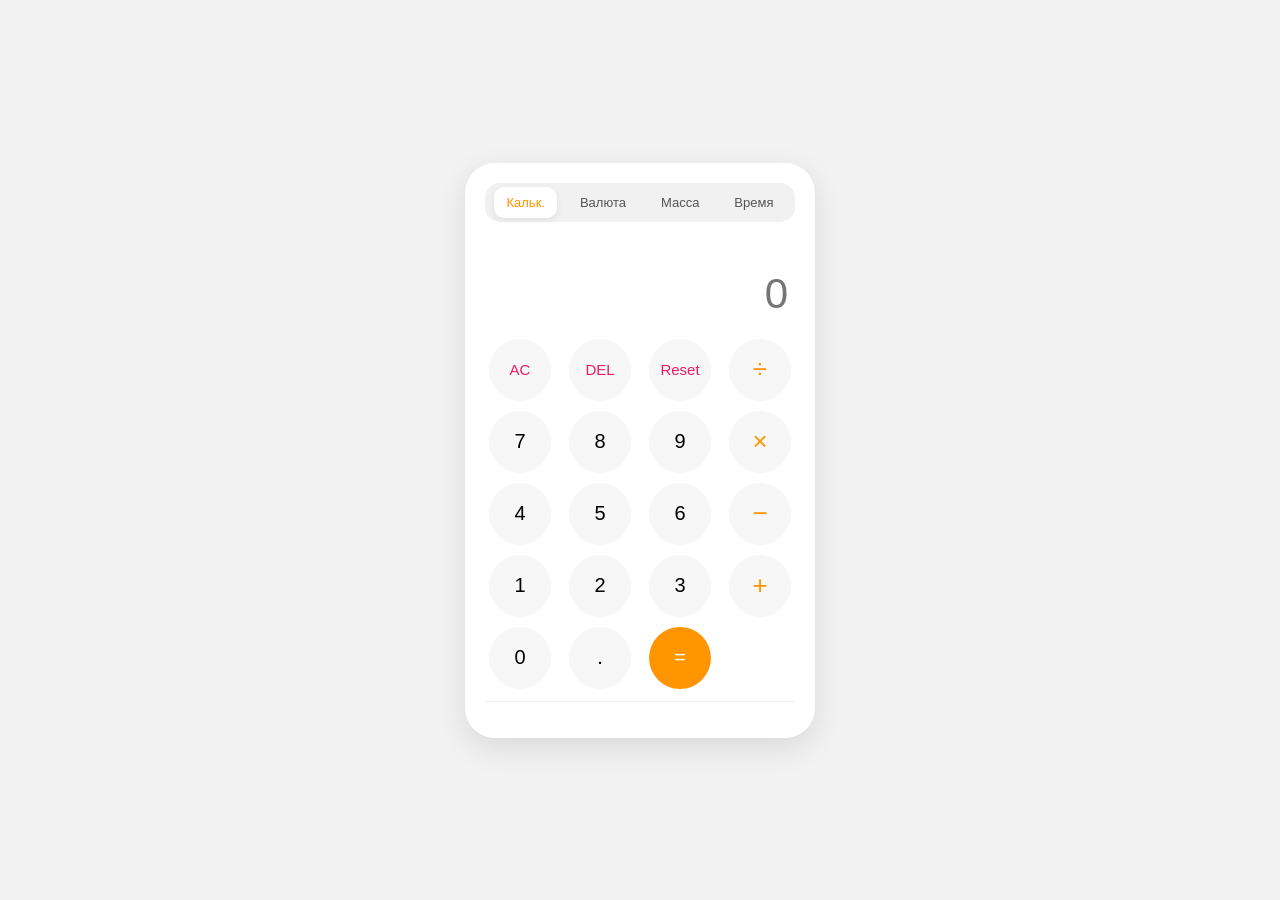
<file: index.html>
<!DOCTYPE html>
<html lang="en">
<head>
    <meta charset="UTF-8">
    <meta name="viewport" content="width=device-width, initial-scale=1.0">
    <link rel="stylesheet" href="/css/style.css">
    <title>Калькулятор Мечты</title>
</head>
<body>
   <div class="calculator">
        <div class="calc-menu">
            <button class="menu-btn active" onclick="switchMode('calc')">Кальк.</button>
            <button class="menu-btn" onclick="switchMode('currency')">Валюта</button>
            <button class="menu-btn" onclick="switchMode('weight')">Масса</button>
            <button class="menu-btn" onclick="switchMode('time')">Время</button>
        </div>

        <div id="calc-mode" class="mode-content active">
            <div class="display-container">
                <div id="expression-preview"></div>
                <input type="text" id="display" placeholder="0" readonly>
            </div>
            <div class="buttons">
                <button class="func" onclick="clearDisplay()">AC</button>
                <button class="func" onclick="deleteLast()">DEL</button>
                <button class="func" onclick="clearHistory()">Reset</button>
                <button class="operator" onclick="appendValue('/')">÷</button>
                
                <button onclick="appendValue('7')">7</button>
                <button onclick="appendValue('8')">8</button>
                <button onclick="appendValue('9')">9</button>
                <button class="operator" onclick="appendValue('*')">×</button>
                
                <button onclick="appendValue('4')">4</button>
                <button onclick="appendValue('5')">5</button>
                <button onclick="appendValue('6')">6</button>
                <button class="operator" onclick="appendValue('-')">−</button>
                
                <button onclick="appendValue('1')">1</button>
                <button onclick="appendValue('2')">2</button>
                <button onclick="appendValue('3')">3</button>
                <button class="operator" onclick="appendValue('+')">+</button>
                
                <button class="zero" onclick="appendValue('0')">0</button>
                <button onclick="appendValue('.')">.</button>
                <button class="equal" onclick="calculate()">=</button>
            </div>
            <div class="history-section">
                <ul id="historyList"></ul>
            </div>
        </div>

        <div id="currency-mode" class="mode-content">
            <div class="converter-box">
                <h3>Конвертер валют</h3>
                <input type="number" id="curr-amount" placeholder="Введите сумму" oninput="convertCurrency()">
                <div class="select-group">
                    <select id="curr-from" onchange="convertCurrency()">
                        <option value="USD">USD</option>
                        <option value="EUR">EUR</option>
                        <option value="RUB" selected>RUB</option>
                    </select>
                    <span>➔</span>
                    <select id="curr-to" onchange="convertCurrency()">
                        <option value="USD" selected>USD</option>
                        <option value="EUR">EUR</option>
                        <option value="RUB">RUB</option>
                    </select>
                </div>
                <div class="conv-result" id="curr-result">0.00</div>
            </div>
        </div>

        <div id="weight-mode" class="mode-content">
            <div class="converter-box">
                <h3>Конвертер массы</h3>
                <input type="number" id="weight-amount" placeholder="Введите значение" oninput="convertWeight()">
                <div class="select-group">
                    <select id="weight-from" onchange="convertWeight()">
                        <option value="kg" selected>кг</option>
                        <option value="g">г</option>
                        <option value="lb">фунты</option>
                    </select>
                    <span>➔</span>
                    <select id="weight-to" onchange="convertWeight()">
                        <option value="kg">кг</option>
                        <option value="g" selected>г</option>
                        <option value="lb">фунты</option>
                    </select>
                </div>
                <div class="conv-result" id="weight-result">0.00</div>
            </div>
        </div>

        <div id="time-mode" class="mode-content">
            <div class="converter-box">
                <h3>Конвертер времени</h3>
                <input type="number" id="time-amount" placeholder="Введите значение" oninput="convertTime()">
                <div class="select-group">
                    <select id="time-from" onchange="convertTime()">
                        <option value="sec">сек</option>
                        <option value="min" selected>мин</option>
                        <option value="hr">час</option>
                    </select>
                    <span>➔</span>
                    <select id="time-to" onchange="convertTime()">
                        <option value="sec" selected>сек</option>
                        <option value="min">мин</option>
                        <option value="hr">час</option>
                    </select>
                </div>
                <div class="conv-result" id="time-result">0.00</div>
            </div>
        </div>

    </div>
    <script src="script.js"></script>
</body>
</html>
</file>
<file: css/style.css>
* { box-sizing: border-box; }

body { 
    background-color: #f2f2f2; 
    font-family: 'Segoe UI', sans-serif; 
    display: flex; 
    justify-content: center; 
    align-items: center; 
    min-height: 100vh; 
    margin: 0; 
    padding: 15px;
}

.calculator { 
    background: #ffffff; 
    width: 100%;
    max-width: 350px; 
    border-radius: 30px; 
    padding: 20px; 
    box-shadow: 0 10px 30px rgba(0,0,0,0.1); 
    display: flex;
    flex-direction: column;
}

.calc-menu {
    display: flex;
    justify-content: space-around;
    background: #f1f1f1;
    border-radius: 15px;
    padding: 4px;
    margin-bottom: 15px;
}

.menu-btn {
    background: transparent;
    border: none;
    padding: 8px 12px;
    font-size: 13px;
    font-weight: 500;
    cursor: pointer;
    border-radius: 10px;
    color: #555;
    transition: 0.2s;
    width: auto;
    height: auto;
}

.menu-btn.active {
    background: #ffffff;
    color: #ff9500;
    box-shadow: 0 2px 6px rgba(0,0,0,0.08);
}

.mode-content { display: none; }
.mode-content.active { display: block; }

.display-container { text-align: right; padding: 10px 5px; margin-bottom: 10px; width: 100%; }
#expression-preview { color: #888; font-size: 16px; min-height: 22px; word-wrap: break-word; }
#display { 
    width: 100%; border: none; outline: none; text-align: right;
    font-size: 42px; font-weight: 300; background: transparent; color: #000;
}

.buttons { display: grid; grid-template-columns: repeat(4, 1fr); gap: 10px; justify-items: center; }
button { 
    border: none; height: 62px; width: 62px; border-radius: 50%; 
    font-size: 20px; cursor: pointer; transition: 0.1s; background: #f7f7f7; 
    display: flex; justify-content: center; align-items: center;
}
button:active { transform: scale(0.92); background: #e0e0e0; }

.zero { grid-column: span 1; }
.operator { color: #ff9500; font-size: 26px; font-weight: 500; }
.func { color: #e91e63; font-size: 15px; font-weight: 500; }
.equal { background: #ff9500; color: white; }

.history-section { margin-top: 12px; border-top: 1px solid #eee; max-height: 90px; overflow-y: auto; }
li { list-style: none; color: #888; font-size: 12px; padding: 4px 0; border-bottom: 1px dashed #eee; }

.converter-box { padding: 10px 5px; display: flex; flex-direction: column; gap: 15px; }
.converter-box h3 { margin: 0; font-weight: 400; color: #333; font-size: 18px; }
.converter-box input {
    width: 100%; padding: 12px; border: 1px solid #e0e0e0; border-radius: 12px;
    font-size: 18px; outline: none; background: #fafafa;
}
.select-group { display: flex; align-items: center; justify-content: space-between; gap: 10px; }
.select-group select {
    width: 42%; padding: 10px; border-radius: 12px; border: 1px solid #e0e0e0;
    font-size: 16px; background: #fff; cursor: pointer; outline: none;
}
.select-group span { color: #ff9500; font-size: 20px; }
.conv-result {
    font-size: 32px; font-weight: 300; color: #111; text-align: right;
    padding: 10px 0; border-bottom: 1px solid #f1f1f1; min-height: 55px; word-wrap: break-word;
}

@media (max-width: 480px) {
    body { background-color: #ffffff; padding: 10px; align-items: flex-start; }
    .calculator { box-shadow: none; padding: 5px; max-width: 100%; border-radius: 0; }
    button { height: 60px; width: 60px; }
}
</file>
<file: src/css/style.css>
* { box-sizing: border-box; }

body { 
    background-color: #f2f2f2; 
    font-family: 'Segoe UI', sans-serif; 
    display: flex; 
    justify-content: center; 
    align-items: center; 
    min-height: 100vh; 
    margin: 0; 
    padding: 15px;
}

.calculator { 
    background: #ffffff; 
    width: 100%;
    max-width: 350px; 
    border-radius: 30px; 
    padding: 20px; 
    box-shadow: 0 10px 30px rgba(0,0,0,0.1); 
    display: flex;
    flex-direction: column;
}

.calc-menu {
    display: flex;
    justify-content: space-around;
    background: #f1f1f1;
    border-radius: 15px;
    padding: 4px;
    margin-bottom: 15px;
}

.menu-btn {
    background: transparent;
    border: none;
    padding: 8px 12px;
    font-size: 13px;
    font-weight: 500;
    cursor: pointer;
    border-radius: 10px;
    color: #555;
    transition: 0.2s;
    width: auto;
    height: auto;
}

.menu-btn.active {
    background: #ffffff;
    color: #ff9500;
    box-shadow: 0 2px 6px rgba(0,0,0,0.08);
}

.mode-content { display: none; }
.mode-content.active { display: block; }

.display-container { text-align: right; padding: 10px 5px; margin-bottom: 10px; width: 100%; }
#expression-preview { color: #888; font-size: 16px; min-height: 22px; word-wrap: break-word; }
#display { 
    width: 100%; border: none; outline: none; text-align: right;
    font-size: 42px; font-weight: 300; background: transparent; color: #000;
}

.buttons { display: grid; grid-template-columns: repeat(4, 1fr); gap: 10px; justify-items: center; }
button { 
    border: none; height: 62px; width: 62px; border-radius: 50%; 
    font-size: 20px; cursor: pointer; transition: 0.1s; background: #f7f7f7; 
    display: flex; justify-content: center; align-items: center;
}
button:active { transform: scale(0.92); background: #e0e0e0; }

.zero { grid-column: span 1; }
.operator { color: #ff9500; font-size: 26px; font-weight: 500; }
.func { color: #e91e63; font-size: 15px; font-weight: 500; }
.equal { background: #ff9500; color: white; }

.history-section { margin-top: 12px; border-top: 1px solid #eee; max-height: 90px; overflow-y: auto; }
li { list-style: none; color: #888; font-size: 12px; padding: 4px 0; border-bottom: 1px dashed #eee; }

.converter-box { padding: 10px 5px; display: flex; flex-direction: column; gap: 15px; }
.converter-box h3 { margin: 0; font-weight: 400; color: #333; font-size: 18px; }
.converter-box input {
    width: 100%; padding: 12px; border: 1px solid #e0e0e0; border-radius: 12px;
    font-size: 18px; outline: none; background: #fafafa;
}
.select-group { display: flex; align-items: center; justify-content: space-between; gap: 10px; }
.select-group select {
    width: 42%; padding: 10px; border-radius: 12px; border: 1px solid #e0e0e0;
    font-size: 16px; background: #fff; cursor: pointer; outline: none;
}
.select-group span { color: #ff9500; font-size: 20px; }
.conv-result {
    font-size: 32px; font-weight: 300; color: #111; text-align: right;
    padding: 10px 0; border-bottom: 1px solid #f1f1f1; min-height: 55px; word-wrap: break-word;
}

@media (max-width: 480px) {
    body { background-color: #ffffff; padding: 10px; align-items: flex-start; }
    .calculator { box-shadow: none; padding: 5px; max-width: 100%; border-radius: 0; }
    button { height: 60px; width: 60px; }
}
</file>
